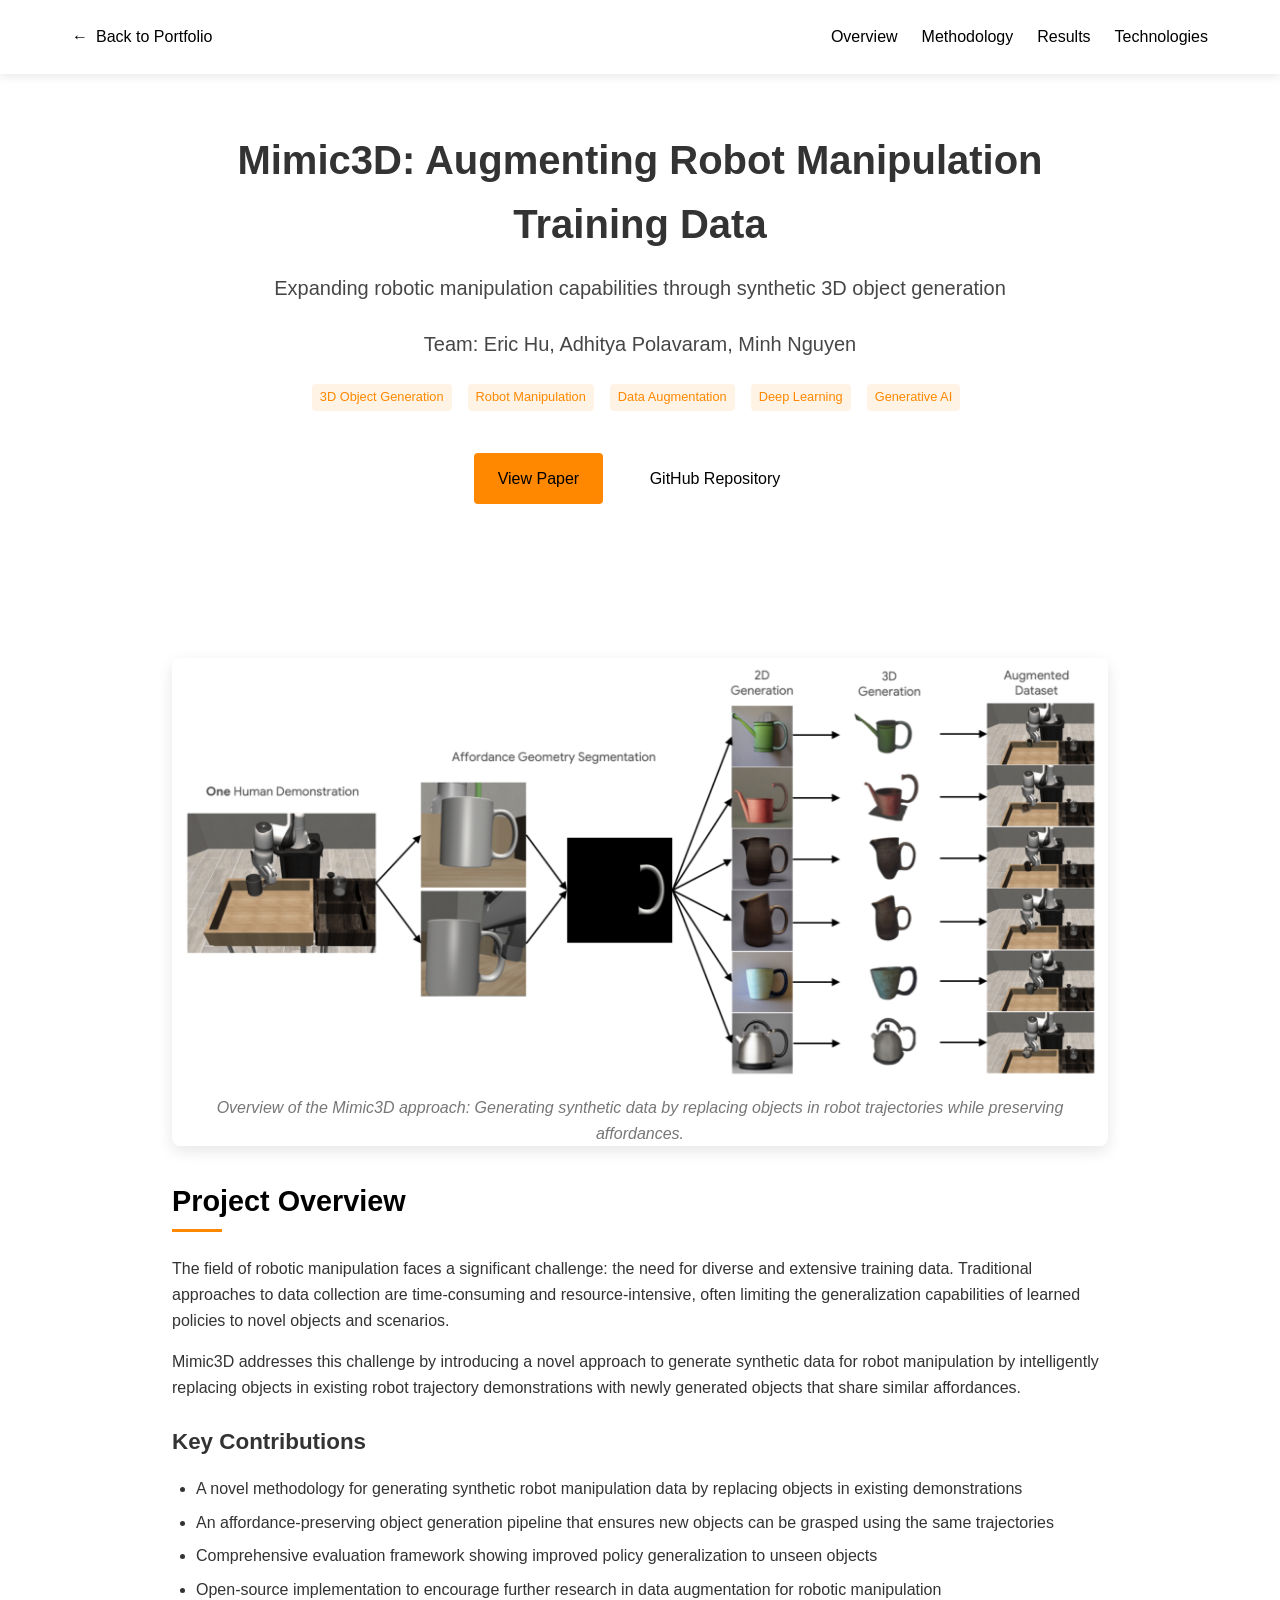
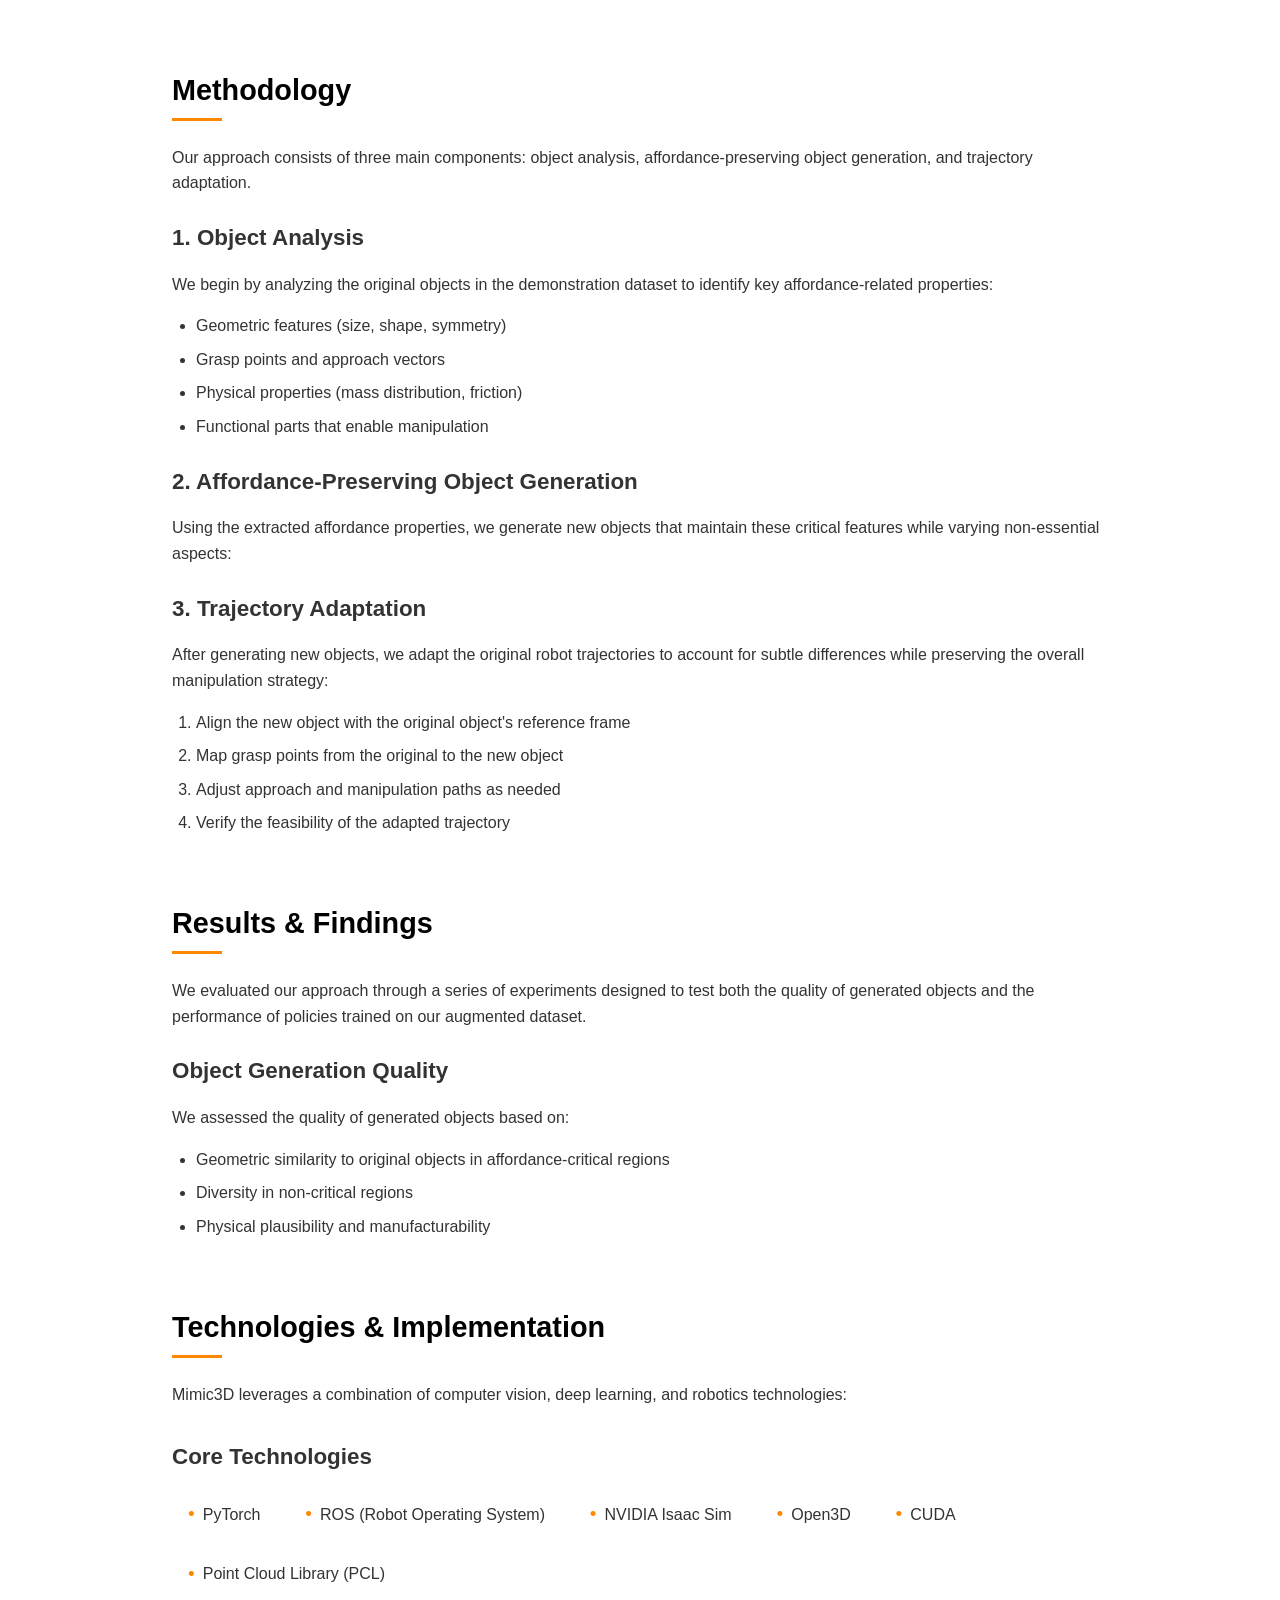
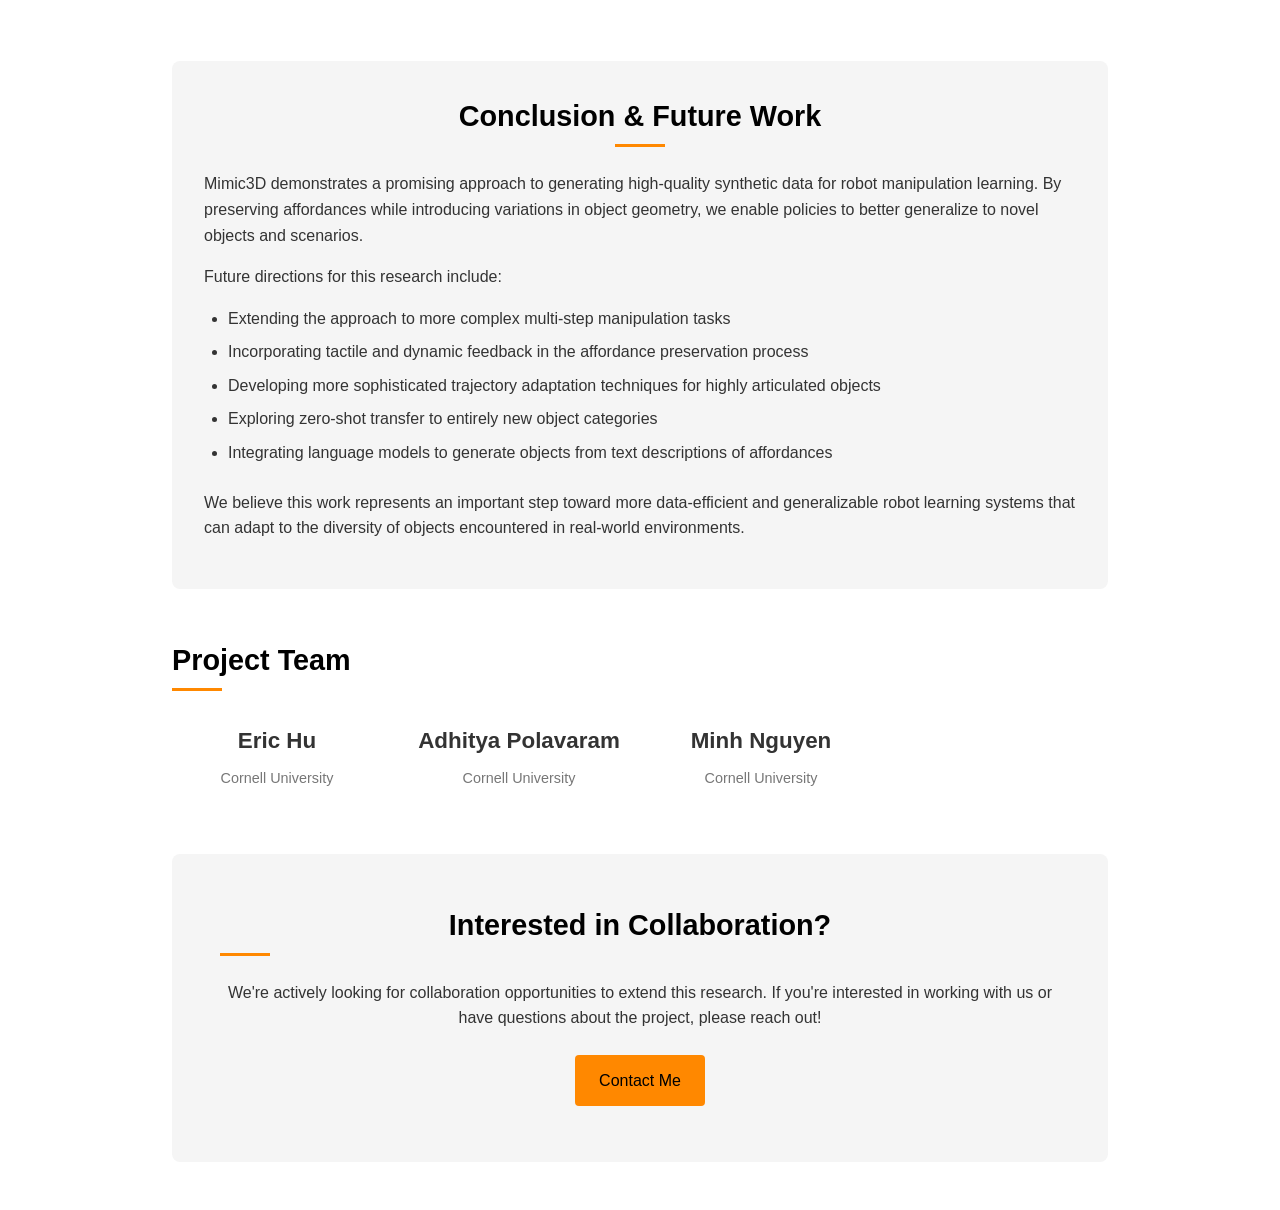
<file: mimic3d.html>
<!DOCTYPE html>
<html lang="en">
<head>
  <meta charset="UTF-8">
  <meta name="viewport" content="width=device-width, initial-scale=1.0">
  <title>Mimic3D Project | Eric Hu</title>
  <link rel="icon" href="data:image/svg+xml,<svg xmlns=%22http://www.w3.org/2000/svg%22 viewBox=%220 0 100 100%22><text y=%22.9em%22 font-size=%2290%22>🤖</text></svg>">
  <style>
    :root {
      --primary: #ff8800;
      --secondary: black;
      --text: #333;
      --light-text: #777;
      --bg: #fff;
      --light-bg: #f5f5f5;
      --dark-bg: #2c3e50;
      --transition: all 0.3s ease;
    }
    
    * {
      margin: 0;
      padding: 0;
      box-sizing: border-box;
      font-family: -apple-system, BlinkMacSystemFont, "Segoe UI", Roboto, Helvetica, Arial, sans-serif;
    }
    
    body {
      color: var(--text);
      line-height: 1.6;
      background-color: var(--bg);
    }
    
    header {
      background-color: white;
      /* color: white; */
      padding: 1rem 0;
      position: fixed;
      width: 100%;
      top: 0;
      z-index: 100;
      box-shadow: 0 2px 10px rgba(0, 0, 0, 0.1);
    }
    
    .header-container {
      max-width: 1200px;
      margin: 0 auto;
      padding: 0 2rem;
      display: flex;
      justify-content: space-between;
      align-items: center;
    }
    
    .logo {
      display: flex;
      align-items: center;
    }
    
    .logo h1 {
      font-size: 1.5rem;
      margin: 0;
    }
    
    nav {
      display: flex;
      align-items: center;
    }
    
    nav a {
      margin-left: 1.5rem;
      text-decoration: none;
      color: black;
      font-weight: 500;
      transition: var(--transition);
      padding: 0.5rem 0;
      position: relative;
    }
    
    nav a:after {
      content: '';
      position: absolute;
      width: 0;
      height: 2px;
      bottom: 0;
      left: 0;
      background-color: var(--primary);
      transition: var(--transition);
    }
    
    nav a:hover:after, nav a.active:after {
      width: 100%;
    }
    
    .back-button {
      display: inline-flex;
      align-items: center;
      color: black;
      text-decoration: none;
    }
    
    .back-button:before {
      content: '←';
      margin-right: 0.5rem;
    }
    
    .hero {
      /* background: linear-gradient(to right, var(--dark-bg), #3498db); */
      /* color: white; */
      padding: 8rem 0 4rem 0;
      text-align: center;
    }
    
    .hero-container {
      max-width: 1000px;
      margin: 0 auto;
      padding: 0 2rem;
    }
    
    .hero h1 {
      font-size: 2.5rem;
      margin-bottom: 1rem;
    }
    
    .hero p {
      font-size: 1.25rem;
      opacity: 0.9;
      max-width: 800px;
      margin: 0 auto 1.5rem auto;
    }
    
    .tags {
      display: flex;
      flex-wrap: wrap;
      justify-content: center;
      gap: 0.5rem;
      margin: 1.5rem 0;
    }
    
    .tag {
      display: inline-block;
      font-size: 0.8rem;
      background-color: rgba(255, 136, 0, 0.1);
      color: var(--primary);
      padding: 0.2rem 0.5rem;
      border-radius: 4px;
      margin-right: 0.5rem;
      margin-bottom: 0.5rem;
    }
    
    .button {
      display: inline-block;
      padding: 0.8rem 1.5rem;
      background-color: var(--primary);
      color: black;
      text-decoration: none;
      border-radius: 4px;
      font-weight: 500;
      transition: var(--transition);
      margin: 0.5rem;
    }
    
    .button:hover {
      background-color: #e67e00;
      transform: translateY(-2px);
    }
    
    .button.secondary {
      background-color: transparent;
      border: 2px solid white;
    }
    
    .button.secondary:hover {
      background-color: rgba(255, 255, 255, 0.1);
    }
    
    main {
      max-width: 1000px;
      margin: 0 auto;
      padding: 3rem 2rem;
    }
    
    section {
      margin-bottom: 4rem;
    }
    
    h2 {
      font-size: 1.8rem;
      margin-bottom: 1.5rem;
      color: var(--secondary);
      position: relative;
      padding-bottom: 0.5rem;
    }
    
    h2:after {
      content: '';
      position: absolute;
      width: 50px;
      height: 3px;
      background-color: var(--primary);
      bottom: 0;
      left: 0;
    }
    
    h3 {
      font-size: 1.4rem;
      margin: 1.5rem 0 1rem 0;
      color: var(--text);
    }
    
    p {
      margin-bottom: 1rem;
    }
    
    ul, ol {
      margin-left: 1.5rem;
      margin-bottom: 1.5rem;
    }
    
    li {
      margin-bottom: 0.5rem;
    }
    
    .image-container {
      margin: 2rem 0;
      border-radius: 8px;
      overflow: hidden;
      box-shadow: 0 5px 15px rgba(0, 0, 0, 0.1);
    }
    
    .image-container img {
      width: 100%;
      height: auto;
      display: block;
    }
    
    .caption {
      text-align: center;
      font-style: italic;
      color: var(--light-text);
      margin-top: 0.5rem;
    }
    
    .results-grid {
      display: grid;
      grid-template-columns: repeat(auto-fill, minmax(300px, 1fr));
      gap: 2rem;
      margin: 2rem 0;
    }
    
    .result-card {
      /* background-color: var(--light-bg); */
      border-radius: 8px;
      overflow: hidden;
      box-shadow: 0 5px 15px rgba(0, 0, 0, 0.05);
      transition: var(--transition);
    }
    
    .result-card:hover {
      transform: translateY(-5px);
      box-shadow: 0 10px 25px rgba(0, 0, 0, 0.1);
    }
    
    .card-image {
      width: 100%;
      height: 200px;
      background-color: #ddd;
      display: flex;
      align-items: center;
      justify-content: center;
      color: var(--light-text);
    }
    
    .card-image img {
      width: 100%;
      height: 100%;
      object-fit: cover;
    }
    
    .card-content {
      padding: 1.5rem;
    }
    
    .card-content h3 {
      margin-top: 0;
    }
    
    .quote {
      background-color: var(--light-bg);
      padding: 2rem;
      border-left: 4px solid var(--secondary);
      margin: 2rem 0;
      border-radius: 0 8px 8px 0;
      font-style: italic;
    }
    
    .quote p:last-child {
      margin-bottom: 0;
    }
    
    .technologies {
      margin: 2rem 0;
    }
    
    .tech-list {
      display: flex;
      flex-wrap: wrap;
      gap: 0.8rem;
    }
    
    .tech-item {
      /* background-color: var(--light-bg); */
      padding: 0.5rem 1rem;
      border-radius: 4px;
      display: flex;
      align-items: center;
      font-weight: 500;
    }
    
    .tech-item:before {
      content: '•';
      color: var(--primary);
      margin-right: 0.5rem;
      font-size: 1.2rem;
    }
    
    .timeline {
      position: relative;
      margin: 2rem 0;
      padding-left: 2rem;
    }
    
    .timeline:before {
      content: '';
      position: absolute;
      top: 0;
      bottom: 0;
      left: 0;
      width: 2px;
      background-color: var(--light-bg);
    }
    
    .timeline-item {
      position: relative;
      margin-bottom: 2rem;
    }
    
    .timeline-item:last-child {
      margin-bottom: 0;
    }
    
    .timeline-item:before {
      content: '';
      position: absolute;
      left: -2rem;
      top: 0.5rem;
      width: 1rem;
      height: 1rem;
      border-radius: 50%;
      background-color: var(--secondary);
    }
    
    .timeline-date {
      font-weight: 600;
      color: var(--secondary);
      margin-bottom: 0.5rem;
    }
    
    figure {
      margin: 2rem 0;
    }
    
    figcaption {
      text-align: center;
      color: var(--light-text);
      font-style: italic;
      margin-top: 0.5rem;
    }
    
    code {
      font-family: Monaco, Consolas, "Courier New", monospace;
      background-color: var(--light-bg);
      padding: 0.2rem 0.4rem;
      border-radius: 3px;
      font-size: 0.9rem;
    }
    
    pre {
      background-color: var(--light-bg);
      padding: 1.5rem;
      border-radius: 8px;
      overflow-x: auto;
      margin: 1.5rem 0;
    }
    
    pre code {
      background-color: transparent;
      padding: 0;
      border-radius: 0;
      font-size: 0.9rem;
    }
    
    .conclusion {
      background-color: var(--light-bg);
      padding: 2rem;
      border-radius: 8px;
      margin: 3rem 0;
    }
    
    .conclusion h2:after {
      left: 50%;
      transform: translateX(-50%);
    }
    
    .conclusion h2 {
      text-align: center;
    }
    
    .team {
      margin: 3rem 0;
    }
    
    .team-grid {
      display: grid;
      grid-template-columns: repeat(auto-fill, minmax(200px, 1fr));
      gap: 2rem;
    }
    
    .team-member {
      text-align: center;
    }
    
    .team-member img {
      width: 120px;
      height: 120px;
      border-radius: 50%;
      object-fit: cover;
      margin-bottom: 1rem;
    }
    
    .team-member h3 {
      margin: 0.5rem 0;
    }
    
    .team-member p {
      font-size: 0.9rem;
      color: var(--light-text);
    }
    
    .contact-section {
      text-align: center;
      background-color: var(--light-bg);
      padding: 3rem;
      border-radius: 8px;
      margin-top: 3rem;
    }
    
    footer {
      background-color: var(--dark-bg);
      color: white;
      padding: 3rem 0;
      text-align: center;
    }
    
    .footer-container {
      max-width: 1200px;
      margin: 0 auto;
      padding: 0 2rem;
    }
    
    .footer-links {
      margin: 1.5rem 0;
    }
    
    .footer-links a {
      color: #ddd;
      text-decoration: none;
      margin: 0 1rem;
      transition: var(--transition);
    }
    
    .footer-links a:hover {
      color: white;
    }
    
    .copyright {
      margin-top: 2rem;
      font-size: 0.9rem;
      opacity: 0.7;
    }
    
    @media screen and (max-width: 768px) {
      .header-container {
        flex-direction: column;
        text-align: center;
        padding: 1rem;
      }
      
      nav {
        margin-top: 1rem;
      }
      
      nav a {
        margin: 0 0.5rem;
        font-size: 0.9rem;
      }
      
      .hero {
        padding: 7rem 0 3rem 0;
      }
      
      .hero h1 {
        font-size: 2rem;
      }
      
      .hero p {
        font-size: 1rem;
      }
      
      .results-grid, .team-grid {
        grid-template-columns: 1fr;
      }
      
      .timeline {
        padding-left: 1.5rem;
      }
      
      .timeline-item:before {
        left: -1.5rem;
      }
    }
  </style>
</head>

<body>
  <header>
    <div class="header-container">
      <div class="logo">
        <a href="index.html" class="back-button">Back to Portfolio</a>
      </div>
      <nav>
        <a href="#overview" class="active">Overview</a>
        <a href="#methodology">Methodology</a>
        <a href="#results">Results</a>
        <a href="#tech">Technologies</a>
      </nav>
    </div>
  </header>

  <div class="hero">
    <div class="hero-container">
      <h1>Mimic3D: Augmenting Robot Manipulation Training Data</h1>
      <p>Expanding robotic manipulation capabilities through synthetic 3D object generation</p>
      <p>Team: Eric Hu, Adhitya Polavaram, Minh Nguyen</p>
      <div class="tags">
        <span class="tag">3D Object Generation</span>
        <span class="tag">Robot Manipulation</span>
        <span class="tag">Data Augmentation</span>
        <span class="tag">Deep Learning</span>
        <span class="tag">Generative AI</span>
      </div>
      <div>
        <a href="https://drive.google.com/file/d/1T6xi7_2llRFYZPdNGUbbfaxqd2jFLc_y/view?usp=sharing" class="button" target="_blank">View Paper</a>
        <a href="https://github.com/ericlhu0/r3d" class="button secondary" target="_blank">GitHub Repository</a>
      </div>
    </div>
  </div>

  <main>
    <div class="image-container">
        <img src="mimic3d.png" alt="Mimic3D overview diagram" />
        <div class="caption">Overview of the Mimic3D approach: Generating synthetic data by replacing objects in robot trajectories while preserving affordances.</div>
    </div>
    <section id="overview">
      <h2>Project Overview</h2>
      <p>The field of robotic manipulation faces a significant challenge: the need for diverse and extensive training data. Traditional approaches to data collection are time-consuming and resource-intensive, often limiting the generalization capabilities of learned policies to novel objects and scenarios.</p>
      
      <p>Mimic3D addresses this challenge by introducing a novel approach to generate synthetic data for robot manipulation by intelligently replacing objects in existing robot trajectory demonstrations with newly generated objects that share similar affordances.</p>
      
      <h3>Key Contributions</h3>
      <ul>
        <li>A novel methodology for generating synthetic robot manipulation data by replacing objects in existing demonstrations</li>
        <li>An affordance-preserving object generation pipeline that ensures new objects can be grasped using the same trajectories</li>
        <li>Comprehensive evaluation framework showing improved policy generalization to unseen objects</li>
        <li>Open-source implementation to encourage further research in data augmentation for robotic manipulation</li>
      </ul>
    </section>
    
    
    <section id="methodology">
      <h2>Methodology</h2>
      <p>Our approach consists of three main components: object analysis, affordance-preserving object generation, and trajectory adaptation.</p>
      
      <h3>1. Object Analysis</h3>
      <p>We begin by analyzing the original objects in the demonstration dataset to identify key affordance-related properties:</p>
      <ul>
        <li>Geometric features (size, shape, symmetry)</li>
        <li>Grasp points and approach vectors</li>
        <li>Physical properties (mass distribution, friction)</li>
        <li>Functional parts that enable manipulation</li>
      </ul>
      
      <h3>2. Affordance-Preserving Object Generation</h3>
      <p>Using the extracted affordance properties, we generate new objects that maintain these critical features while varying non-essential aspects:</p>
    
      
      <h3>3. Trajectory Adaptation</h3>
      <p>After generating new objects, we adapt the original robot trajectories to account for subtle differences while preserving the overall manipulation strategy:</p>
      <ol>
        <li>Align the new object with the original object's reference frame</li>
        <li>Map grasp points from the original to the new object</li>
        <li>Adjust approach and manipulation paths as needed</li>
        <li>Verify the feasibility of the adapted trajectory</li>
      </ol>
    </section>
    
    <section id="results">
      <h2>Results & Findings</h2>
      <p>We evaluated our approach through a series of experiments designed to test both the quality of generated objects and the performance of policies trained on our augmented dataset.</p>
      
      <h3>Object Generation Quality</h3>
      <p>We assessed the quality of generated objects based on:</p>
      <ul>
        <li>Geometric similarity to original objects in affordance-critical regions</li>
        <li>Diversity in non-critical regions</li>
        <li>Physical plausibility and manufacturability</li>
      </ul>
      
    </section>
    
    <section id="tech">
      <h2>Technologies & Implementation</h2>
      <p>Mimic3D leverages a combination of computer vision, deep learning, and robotics technologies:</p>
      
      <div class="technologies">
        <h3>Core Technologies</h3>
        <div class="tech-list">
          <div class="tech-item">PyTorch</div>
          <div class="tech-item">ROS (Robot Operating System)</div>
          <div class="tech-item">NVIDIA Isaac Sim</div>
          <div class="tech-item">Open3D</div>
          <div class="tech-item">CUDA</div>
          <div class="tech-item">Point Cloud Library (PCL)</div>
        </div>
      </div>
      
    </section>
    
    <div class="conclusion">
      <h2>Conclusion & Future Work</h2>
      <p>Mimic3D demonstrates a promising approach to generating high-quality synthetic data for robot manipulation learning. By preserving affordances while introducing variations in object geometry, we enable policies to better generalize to novel objects and scenarios.</p>
      
      <p>Future directions for this research include:</p>
      <ul>
        <li>Extending the approach to more complex multi-step manipulation tasks</li>
        <li>Incorporating tactile and dynamic feedback in the affordance preservation process</li>
        <li>Developing more sophisticated trajectory adaptation techniques for highly articulated objects</li>
        <li>Exploring zero-shot transfer to entirely new object categories</li>
        <li>Integrating language models to generate objects from text descriptions of affordances</li>
      </ul>
      
      <p>We believe this work represents an important step toward more data-efficient and generalizable robot learning systems that can adapt to the diversity of objects encountered in real-world environments.</p>
    </div>
    
    <section class="team">
      <h2>Project Team</h2>
      <div class="team-grid">
        <div class="team-member">
          <h3>Eric Hu</h3>
          <p>Cornell University</p>
        </div>
        
        <div class="team-member">
          <h3>Adhitya Polavaram</h3>
          <p>Cornell University</p>
        </div>
        
        <div class="team-member">
          <h3>Minh Nguyen</h3>
          <p>Cornell University</p>
        </div>
      </div>
    </section>
    
    <div class="contact-section">
      <h2>Interested in Collaboration?</h2>
      <p>We're actively looking for collaboration opportunities to extend this research. If you're interested in working with us or have questions about the project, please reach out!</p>
      <a href="mailto:ericlhu0@gmail.com" class="button">Contact Me</a>
    </div>
  </main>

  <!-- <footer>
    <div class="footer-container">
      <h3>Eric Hu</h3>
      <p>Robotics Researcher at Cornell University</p>
      <div class="footer-links">
        <a href="index.html">Home</a>
        <a href="index.html#work">Projects</a>
        <a href="index.html#skills">Skills</a>
        <a href="index.html#contact">Contact</a>
      </div>
      <div class="copyright">
        © 2025 Eric Hu | Last Updated: May 2025
      </div>
    </div>
  </footer> -->

  <script>
    // Smooth scrolling for navigation
    document.querySelectorAll('nav a').forEach(link => {
      link.addEventListener('click', function(e) {
        e.preventDefault();
        
        // Update navigation active state
        document.querySelectorAll('nav a').forEach(navLink => {
          navLink.classList.remove('active');
        });
        this.classList.add('active');
        
        // Smooth scroll to the section
        const targetId = this.getAttribute('href');
        document.querySelector(targetId).scrollIntoView({
          behavior: 'smooth'
        });
      });
    });
    
    // Highlight active section on scroll
    window.addEventListener('scroll', () => {
      let current = '';
      const sections = document.querySelectorAll('section');
      const scrollPosition = window.scrollY + 100;
      
      sections.forEach(section => {
        const sectionTop = section.offsetTop;
        const sectionHeight = section.clientHeight;
        if (scrollPosition >= sectionTop && scrollPosition < sectionTop + sectionHeight) {
          current = section.getAttribute('id');
        }
      });
      
      document.querySelectorAll('nav a').forEach(link => {
        link.classList.remove('active');
        if (link.getAttribute('href') === `#${current}`) {
          link.classList.add('active');
        }
      });
    });
  </script>
</body>
</html>
</file>
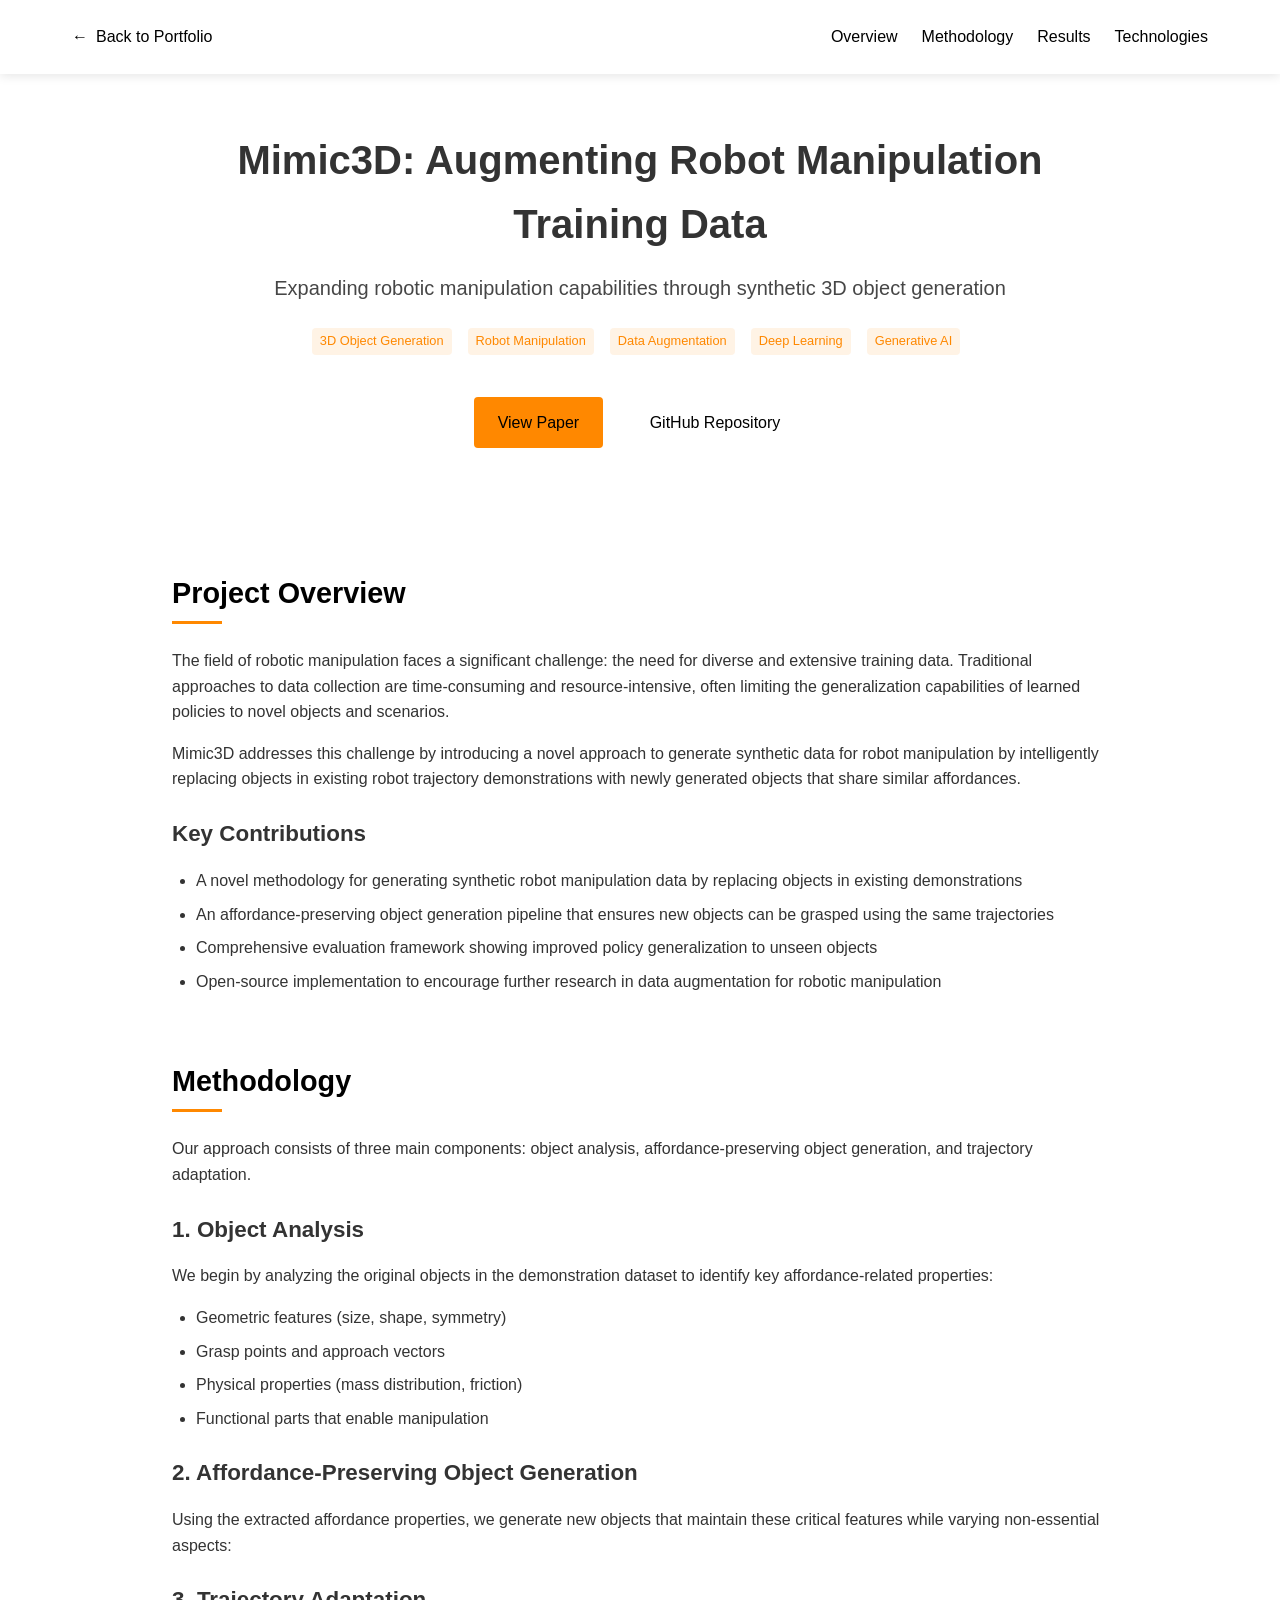
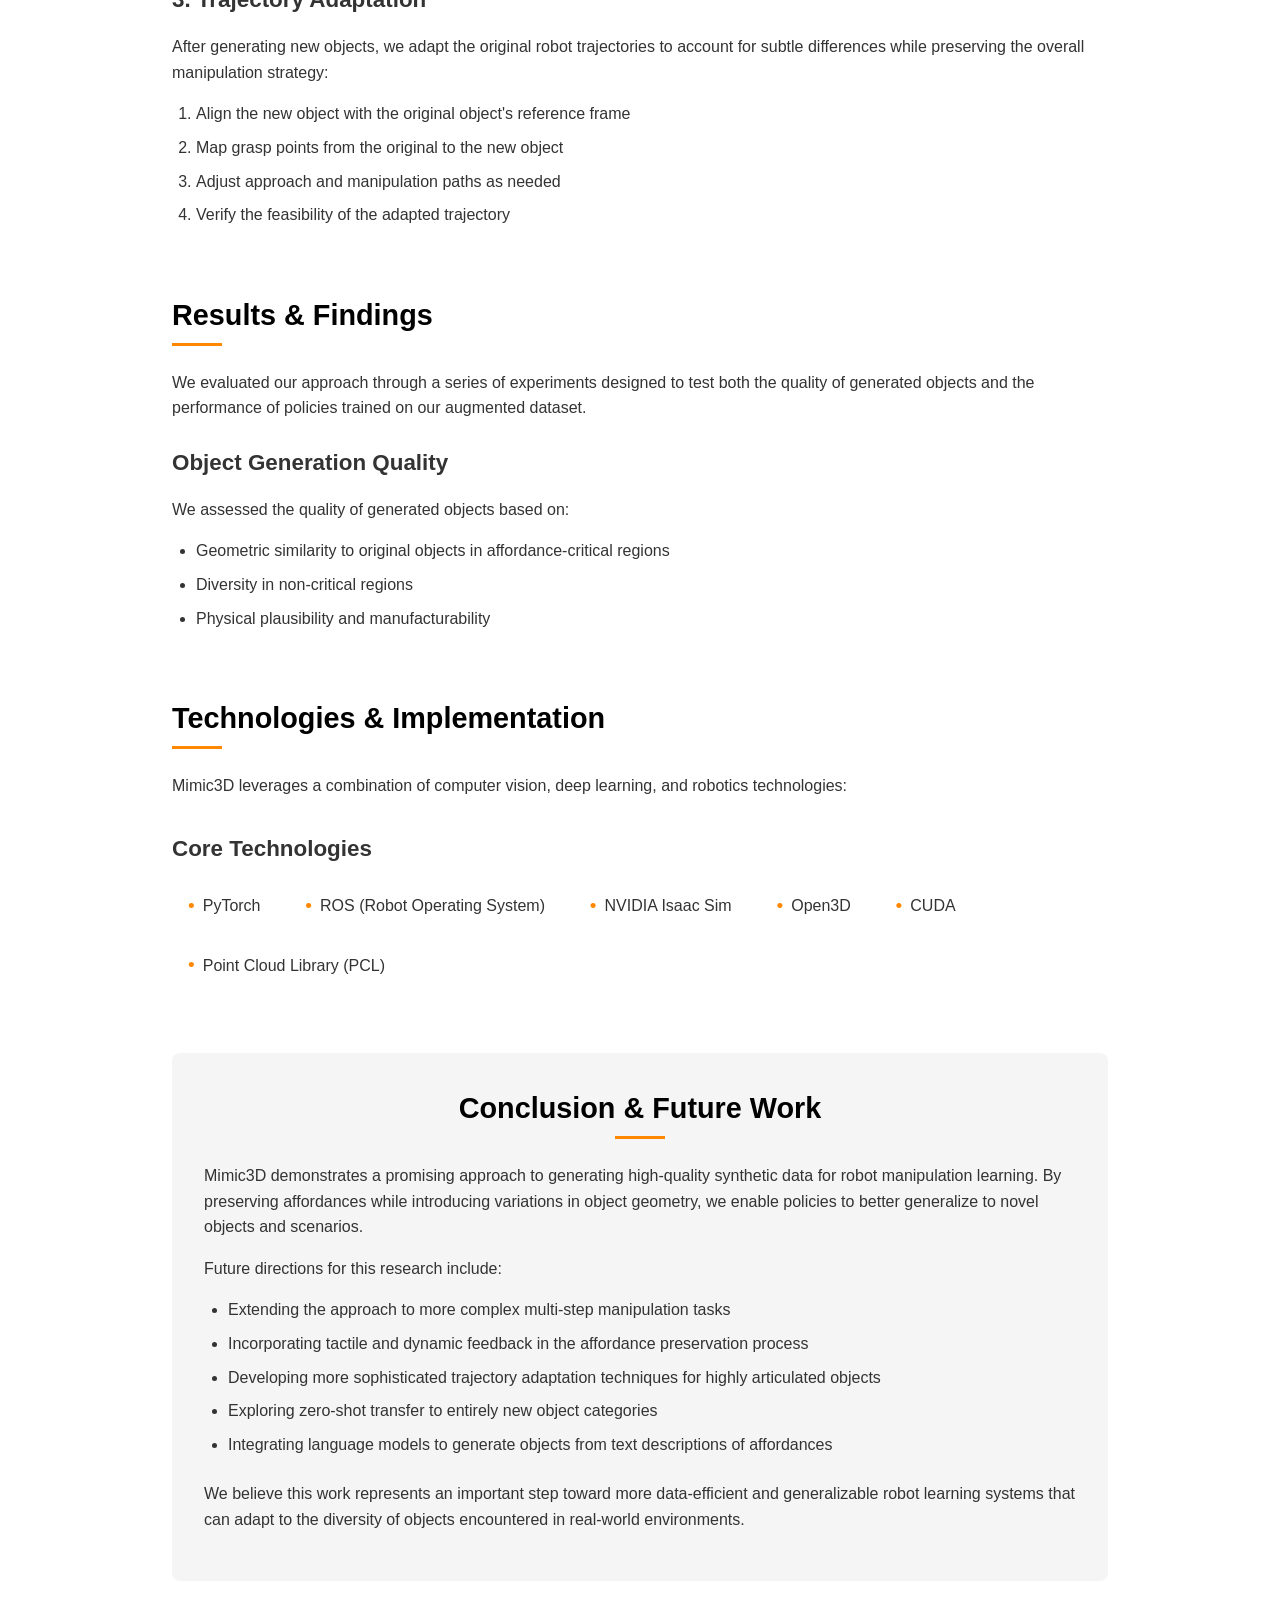
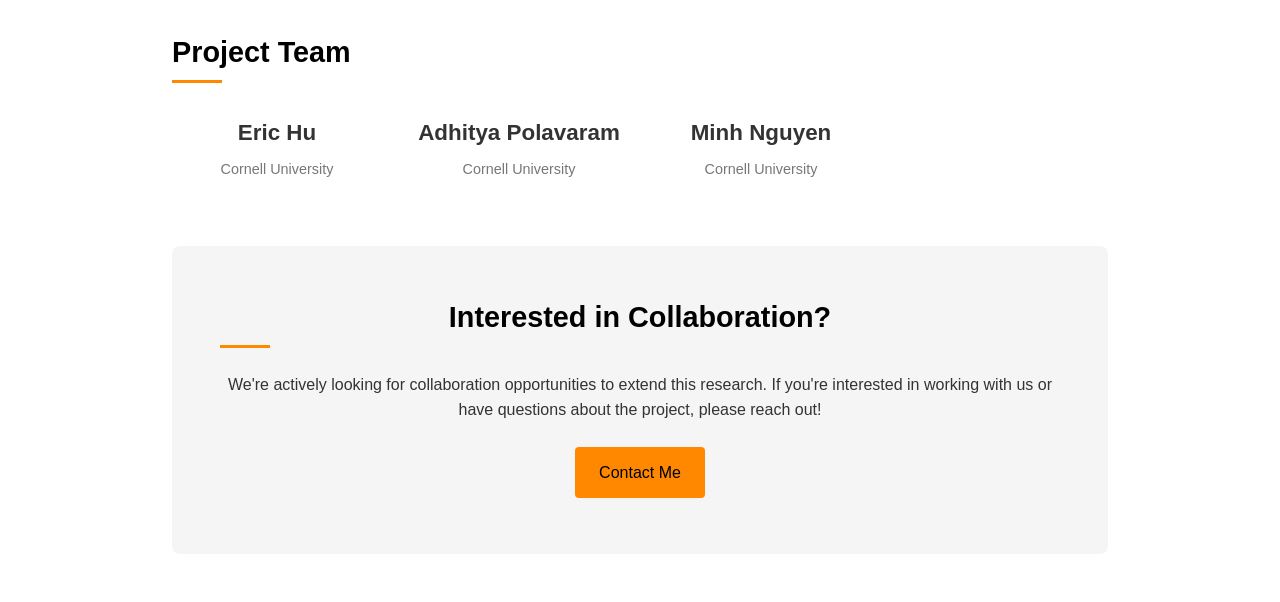
<file: prefixtune.html>
<!DOCTYPE html>
<html lang="en">
<head>
  <meta charset="UTF-8">
  <meta name="viewport" content="width=device-width, initial-scale=1.0">
  <title>Mimic3D Project | Eric Hu</title>
  <link rel="icon" href="data:image/svg+xml,<svg xmlns=%22http://www.w3.org/2000/svg%22 viewBox=%220 0 100 100%22><text y=%22.9em%22 font-size=%2290%22>🤖</text></svg>">
  <style>
    :root {
      --primary: #ff8800;
      --secondary: black;
      --text: #333;
      --light-text: #777;
      --bg: #fff;
      --light-bg: #f5f5f5;
      --dark-bg: #2c3e50;
      --transition: all 0.3s ease;
    }
    
    * {
      margin: 0;
      padding: 0;
      box-sizing: border-box;
      font-family: -apple-system, BlinkMacSystemFont, "Segoe UI", Roboto, Helvetica, Arial, sans-serif;
    }
    
    body {
      color: var(--text);
      line-height: 1.6;
      background-color: var(--bg);
    }
    
    header {
      background-color: white;
      /* color: white; */
      padding: 1rem 0;
      position: fixed;
      width: 100%;
      top: 0;
      z-index: 100;
      box-shadow: 0 2px 10px rgba(0, 0, 0, 0.1);
    }
    
    .header-container {
      max-width: 1200px;
      margin: 0 auto;
      padding: 0 2rem;
      display: flex;
      justify-content: space-between;
      align-items: center;
    }
    
    .logo {
      display: flex;
      align-items: center;
    }
    
    .logo h1 {
      font-size: 1.5rem;
      margin: 0;
    }
    
    nav {
      display: flex;
      align-items: center;
    }
    
    nav a {
      margin-left: 1.5rem;
      text-decoration: none;
      color: black;
      font-weight: 500;
      transition: var(--transition);
      padding: 0.5rem 0;
      position: relative;
    }
    
    nav a:after {
      content: '';
      position: absolute;
      width: 0;
      height: 2px;
      bottom: 0;
      left: 0;
      background-color: var(--primary);
      transition: var(--transition);
    }
    
    nav a:hover:after, nav a.active:after {
      width: 100%;
    }
    
    .back-button {
      display: inline-flex;
      align-items: center;
      color: black;
      text-decoration: none;
    }
    
    .back-button:before {
      content: '←';
      margin-right: 0.5rem;
    }
    
    .hero {
      /* background: linear-gradient(to right, var(--dark-bg), #3498db); */
      /* color: white; */
      padding: 8rem 0 4rem 0;
      text-align: center;
    }
    
    .hero-container {
      max-width: 1000px;
      margin: 0 auto;
      padding: 0 2rem;
    }
    
    .hero h1 {
      font-size: 2.5rem;
      margin-bottom: 1rem;
    }
    
    .hero p {
      font-size: 1.25rem;
      opacity: 0.9;
      max-width: 800px;
      margin: 0 auto 1.5rem auto;
    }
    
    .tags {
      display: flex;
      flex-wrap: wrap;
      justify-content: center;
      gap: 0.5rem;
      margin: 1.5rem 0;
    }
    
    .tag {
      display: inline-block;
      font-size: 0.8rem;
      background-color: rgba(255, 136, 0, 0.1);
      color: var(--primary);
      padding: 0.2rem 0.5rem;
      border-radius: 4px;
      margin-right: 0.5rem;
      margin-bottom: 0.5rem;
    }
    
    .button {
      display: inline-block;
      padding: 0.8rem 1.5rem;
      background-color: var(--primary);
      color: black;
      text-decoration: none;
      border-radius: 4px;
      font-weight: 500;
      transition: var(--transition);
      margin: 0.5rem;
    }
    
    .button:hover {
      background-color: #e67e00;
      transform: translateY(-2px);
    }
    
    .button.secondary {
      background-color: transparent;
      border: 2px solid white;
    }
    
    .button.secondary:hover {
      background-color: rgba(255, 255, 255, 0.1);
    }
    
    main {
      max-width: 1000px;
      margin: 0 auto;
      padding: 3rem 2rem;
    }
    
    section {
      margin-bottom: 4rem;
    }
    
    h2 {
      font-size: 1.8rem;
      margin-bottom: 1.5rem;
      color: var(--secondary);
      position: relative;
      padding-bottom: 0.5rem;
    }
    
    h2:after {
      content: '';
      position: absolute;
      width: 50px;
      height: 3px;
      background-color: var(--primary);
      bottom: 0;
      left: 0;
    }
    
    h3 {
      font-size: 1.4rem;
      margin: 1.5rem 0 1rem 0;
      color: var(--text);
    }
    
    p {
      margin-bottom: 1rem;
    }
    
    ul, ol {
      margin-left: 1.5rem;
      margin-bottom: 1.5rem;
    }
    
    li {
      margin-bottom: 0.5rem;
    }
    
    .image-container {
      margin: 2rem 0;
      border-radius: 8px;
      overflow: hidden;
      box-shadow: 0 5px 15px rgba(0, 0, 0, 0.1);
    }
    
    .image-container img {
      width: 100%;
      height: auto;
      display: block;
    }
    
    .caption {
      text-align: center;
      font-style: italic;
      color: var(--light-text);
      margin-top: 0.5rem;
    }
    
    .results-grid {
      display: grid;
      grid-template-columns: repeat(auto-fill, minmax(300px, 1fr));
      gap: 2rem;
      margin: 2rem 0;
    }
    
    .result-card {
      /* background-color: var(--light-bg); */
      border-radius: 8px;
      overflow: hidden;
      box-shadow: 0 5px 15px rgba(0, 0, 0, 0.05);
      transition: var(--transition);
    }
    
    .result-card:hover {
      transform: translateY(-5px);
      box-shadow: 0 10px 25px rgba(0, 0, 0, 0.1);
    }
    
    .card-image {
      width: 100%;
      height: 200px;
      background-color: #ddd;
      display: flex;
      align-items: center;
      justify-content: center;
      color: var(--light-text);
    }
    
    .card-image img {
      width: 100%;
      height: 100%;
      object-fit: cover;
    }
    
    .card-content {
      padding: 1.5rem;
    }
    
    .card-content h3 {
      margin-top: 0;
    }
    
    .quote {
      background-color: var(--light-bg);
      padding: 2rem;
      border-left: 4px solid var(--secondary);
      margin: 2rem 0;
      border-radius: 0 8px 8px 0;
      font-style: italic;
    }
    
    .quote p:last-child {
      margin-bottom: 0;
    }
    
    .technologies {
      margin: 2rem 0;
    }
    
    .tech-list {
      display: flex;
      flex-wrap: wrap;
      gap: 0.8rem;
    }
    
    .tech-item {
      /* background-color: var(--light-bg); */
      padding: 0.5rem 1rem;
      border-radius: 4px;
      display: flex;
      align-items: center;
      font-weight: 500;
    }
    
    .tech-item:before {
      content: '•';
      color: var(--primary);
      margin-right: 0.5rem;
      font-size: 1.2rem;
    }
    
    .timeline {
      position: relative;
      margin: 2rem 0;
      padding-left: 2rem;
    }
    
    .timeline:before {
      content: '';
      position: absolute;
      top: 0;
      bottom: 0;
      left: 0;
      width: 2px;
      background-color: var(--light-bg);
    }
    
    .timeline-item {
      position: relative;
      margin-bottom: 2rem;
    }
    
    .timeline-item:last-child {
      margin-bottom: 0;
    }
    
    .timeline-item:before {
      content: '';
      position: absolute;
      left: -2rem;
      top: 0.5rem;
      width: 1rem;
      height: 1rem;
      border-radius: 50%;
      background-color: var(--secondary);
    }
    
    .timeline-date {
      font-weight: 600;
      color: var(--secondary);
      margin-bottom: 0.5rem;
    }
    
    figure {
      margin: 2rem 0;
    }
    
    figcaption {
      text-align: center;
      color: var(--light-text);
      font-style: italic;
      margin-top: 0.5rem;
    }
    
    code {
      font-family: Monaco, Consolas, "Courier New", monospace;
      background-color: var(--light-bg);
      padding: 0.2rem 0.4rem;
      border-radius: 3px;
      font-size: 0.9rem;
    }
    
    pre {
      background-color: var(--light-bg);
      padding: 1.5rem;
      border-radius: 8px;
      overflow-x: auto;
      margin: 1.5rem 0;
    }
    
    pre code {
      background-color: transparent;
      padding: 0;
      border-radius: 0;
      font-size: 0.9rem;
    }
    
    .conclusion {
      background-color: var(--light-bg);
      padding: 2rem;
      border-radius: 8px;
      margin: 3rem 0;
    }
    
    .conclusion h2:after {
      left: 50%;
      transform: translateX(-50%);
    }
    
    .conclusion h2 {
      text-align: center;
    }
    
    .team {
      margin: 3rem 0;
    }
    
    .team-grid {
      display: grid;
      grid-template-columns: repeat(auto-fill, minmax(200px, 1fr));
      gap: 2rem;
    }
    
    .team-member {
      text-align: center;
    }
    
    .team-member img {
      width: 120px;
      height: 120px;
      border-radius: 50%;
      object-fit: cover;
      margin-bottom: 1rem;
    }
    
    .team-member h3 {
      margin: 0.5rem 0;
    }
    
    .team-member p {
      font-size: 0.9rem;
      color: var(--light-text);
    }
    
    .contact-section {
      text-align: center;
      background-color: var(--light-bg);
      padding: 3rem;
      border-radius: 8px;
      margin-top: 3rem;
    }
    
    footer {
      background-color: var(--dark-bg);
      color: white;
      padding: 3rem 0;
      text-align: center;
    }
    
    .footer-container {
      max-width: 1200px;
      margin: 0 auto;
      padding: 0 2rem;
    }
    
    .footer-links {
      margin: 1.5rem 0;
    }
    
    .footer-links a {
      color: #ddd;
      text-decoration: none;
      margin: 0 1rem;
      transition: var(--transition);
    }
    
    .footer-links a:hover {
      color: white;
    }
    
    .copyright {
      margin-top: 2rem;
      font-size: 0.9rem;
      opacity: 0.7;
    }
    
    @media screen and (max-width: 768px) {
      .header-container {
        flex-direction: column;
        text-align: center;
        padding: 1rem;
      }
      
      nav {
        margin-top: 1rem;
      }
      
      nav a {
        margin: 0 0.5rem;
        font-size: 0.9rem;
      }
      
      .hero {
        padding: 7rem 0 3rem 0;
      }
      
      .hero h1 {
        font-size: 2rem;
      }
      
      .hero p {
        font-size: 1rem;
      }
      
      .results-grid, .team-grid {
        grid-template-columns: 1fr;
      }
      
      .timeline {
        padding-left: 1.5rem;
      }
      
      .timeline-item:before {
        left: -1.5rem;
      }
    }
  </style>
</head>

<body>
  <header>
    <div class="header-container">
      <div class="logo">
        <a href="index.html" class="back-button">Back to Portfolio</a>
      </div>
      <nav>
        <a href="#overview" class="active">Overview</a>
        <a href="#methodology">Methodology</a>
        <a href="#results">Results</a>
        <a href="#tech">Technologies</a>
      </nav>
    </div>
  </header>

  <div class="hero">
    <div class="hero-container">
      <h1>Mimic3D: Augmenting Robot Manipulation Training Data</h1>
      <p>Expanding robotic manipulation capabilities through synthetic 3D object generation</p>
      <div class="tags">
        <span class="tag">3D Object Generation</span>
        <span class="tag">Robot Manipulation</span>
        <span class="tag">Data Augmentation</span>
        <span class="tag">Deep Learning</span>
        <span class="tag">Generative AI</span>
      </div>
      <div>
        <a href="https://drive.google.com/file/d/1T6xi7_2llRFYZPdNGUbbfaxqd2jFLc_y/view?usp=sharing" class="button" target="_blank">View Paper</a>
        <a href="https://github.com/ericlhu0/r3d" class="button secondary" target="_blank">GitHub Repository</a>
      </div>
    </div>
  </div>

  <main>
    <section id="overview">
      <h2>Project Overview</h2>
      <p>The field of robotic manipulation faces a significant challenge: the need for diverse and extensive training data. Traditional approaches to data collection are time-consuming and resource-intensive, often limiting the generalization capabilities of learned policies to novel objects and scenarios.</p>
      
      <p>Mimic3D addresses this challenge by introducing a novel approach to generate synthetic data for robot manipulation by intelligently replacing objects in existing robot trajectory demonstrations with newly generated objects that share similar affordances.</p>
      
      <h3>Key Contributions</h3>
      <ul>
        <li>A novel methodology for generating synthetic robot manipulation data by replacing objects in existing demonstrations</li>
        <li>An affordance-preserving object generation pipeline that ensures new objects can be grasped using the same trajectories</li>
        <li>Comprehensive evaluation framework showing improved policy generalization to unseen objects</li>
        <li>Open-source implementation to encourage further research in data augmentation for robotic manipulation</li>
      </ul>
    </section>
    
    <section id="methodology">
      <h2>Methodology</h2>
      <p>Our approach consists of three main components: object analysis, affordance-preserving object generation, and trajectory adaptation.</p>
      
      <h3>1. Object Analysis</h3>
      <p>We begin by analyzing the original objects in the demonstration dataset to identify key affordance-related properties:</p>
      <ul>
        <li>Geometric features (size, shape, symmetry)</li>
        <li>Grasp points and approach vectors</li>
        <li>Physical properties (mass distribution, friction)</li>
        <li>Functional parts that enable manipulation</li>
      </ul>
      
      <h3>2. Affordance-Preserving Object Generation</h3>
      <p>Using the extracted affordance properties, we generate new objects that maintain these critical features while varying non-essential aspects:</p>
    
      
      <h3>3. Trajectory Adaptation</h3>
      <p>After generating new objects, we adapt the original robot trajectories to account for subtle differences while preserving the overall manipulation strategy:</p>
      <ol>
        <li>Align the new object with the original object's reference frame</li>
        <li>Map grasp points from the original to the new object</li>
        <li>Adjust approach and manipulation paths as needed</li>
        <li>Verify the feasibility of the adapted trajectory</li>
      </ol>
    </section>
    
    <section id="results">
      <h2>Results & Findings</h2>
      <p>We evaluated our approach through a series of experiments designed to test both the quality of generated objects and the performance of policies trained on our augmented dataset.</p>
      
      <h3>Object Generation Quality</h3>
      <p>We assessed the quality of generated objects based on:</p>
      <ul>
        <li>Geometric similarity to original objects in affordance-critical regions</li>
        <li>Diversity in non-critical regions</li>
        <li>Physical plausibility and manufacturability</li>
      </ul>
      
    </section>
    
    <section id="tech">
      <h2>Technologies & Implementation</h2>
      <p>Mimic3D leverages a combination of computer vision, deep learning, and robotics technologies:</p>
      
      <div class="technologies">
        <h3>Core Technologies</h3>
        <div class="tech-list">
          <div class="tech-item">PyTorch</div>
          <div class="tech-item">ROS (Robot Operating System)</div>
          <div class="tech-item">NVIDIA Isaac Sim</div>
          <div class="tech-item">Open3D</div>
          <div class="tech-item">CUDA</div>
          <div class="tech-item">Point Cloud Library (PCL)</div>
        </div>
      </div>
      
    </section>
    
    <div class="conclusion">
      <h2>Conclusion & Future Work</h2>
      <p>Mimic3D demonstrates a promising approach to generating high-quality synthetic data for robot manipulation learning. By preserving affordances while introducing variations in object geometry, we enable policies to better generalize to novel objects and scenarios.</p>
      
      <p>Future directions for this research include:</p>
      <ul>
        <li>Extending the approach to more complex multi-step manipulation tasks</li>
        <li>Incorporating tactile and dynamic feedback in the affordance preservation process</li>
        <li>Developing more sophisticated trajectory adaptation techniques for highly articulated objects</li>
        <li>Exploring zero-shot transfer to entirely new object categories</li>
        <li>Integrating language models to generate objects from text descriptions of affordances</li>
      </ul>
      
      <p>We believe this work represents an important step toward more data-efficient and generalizable robot learning systems that can adapt to the diversity of objects encountered in real-world environments.</p>
    </div>
    
    <section class="team">
      <h2>Project Team</h2>
      <div class="team-grid">
        <div class="team-member">
          <h3>Eric Hu</h3>
          <p>Cornell University</p>
        </div>
        
        <div class="team-member">
          <h3>Adhitya Polavaram</h3>
          <p>Cornell University</p>
        </div>
        
        <div class="team-member">
          <h3>Minh Nguyen</h3>
          <p>Cornell University</p>
        </div>
      </div>
    </section>
    
    <div class="contact-section">
      <h2>Interested in Collaboration?</h2>
      <p>We're actively looking for collaboration opportunities to extend this research. If you're interested in working with us or have questions about the project, please reach out!</p>
      <a href="mailto:ericlhu0@gmail.com" class="button">Contact Me</a>
    </div>
  </main>

  <!-- <footer>
    <div class="footer-container">
      <h3>Eric Hu</h3>
      <p>Robotics Researcher at Cornell University</p>
      <div class="footer-links">
        <a href="index.html">Home</a>
        <a href="index.html#work">Projects</a>
        <a href="index.html#skills">Skills</a>
        <a href="index.html#contact">Contact</a>
      </div>
      <div class="copyright">
        © 2025 Eric Hu | Last Updated: May 2025
      </div>
    </div>
  </footer> -->

  <script>
    // Smooth scrolling for navigation
    document.querySelectorAll('nav a').forEach(link => {
      link.addEventListener('click', function(e) {
        e.preventDefault();
        
        // Update navigation active state
        document.querySelectorAll('nav a').forEach(navLink => {
          navLink.classList.remove('active');
        });
        this.classList.add('active');
        
        // Smooth scroll to the section
        const targetId = this.getAttribute('href');
        document.querySelector(targetId).scrollIntoView({
          behavior: 'smooth'
        });
      });
    });
    
    // Highlight active section on scroll
    window.addEventListener('scroll', () => {
      let current = '';
      const sections = document.querySelectorAll('section');
      const scrollPosition = window.scrollY + 100;
      
      sections.forEach(section => {
        const sectionTop = section.offsetTop;
        const sectionHeight = section.clientHeight;
        if (scrollPosition >= sectionTop && scrollPosition < sectionTop + sectionHeight) {
          current = section.getAttribute('id');
        }
      });
      
      document.querySelectorAll('nav a').forEach(link => {
        link.classList.remove('active');
        if (link.getAttribute('href') === `#${current}`) {
          link.classList.add('active');
        }
      });
    });
  </script>
</body>
</html>
</file>
